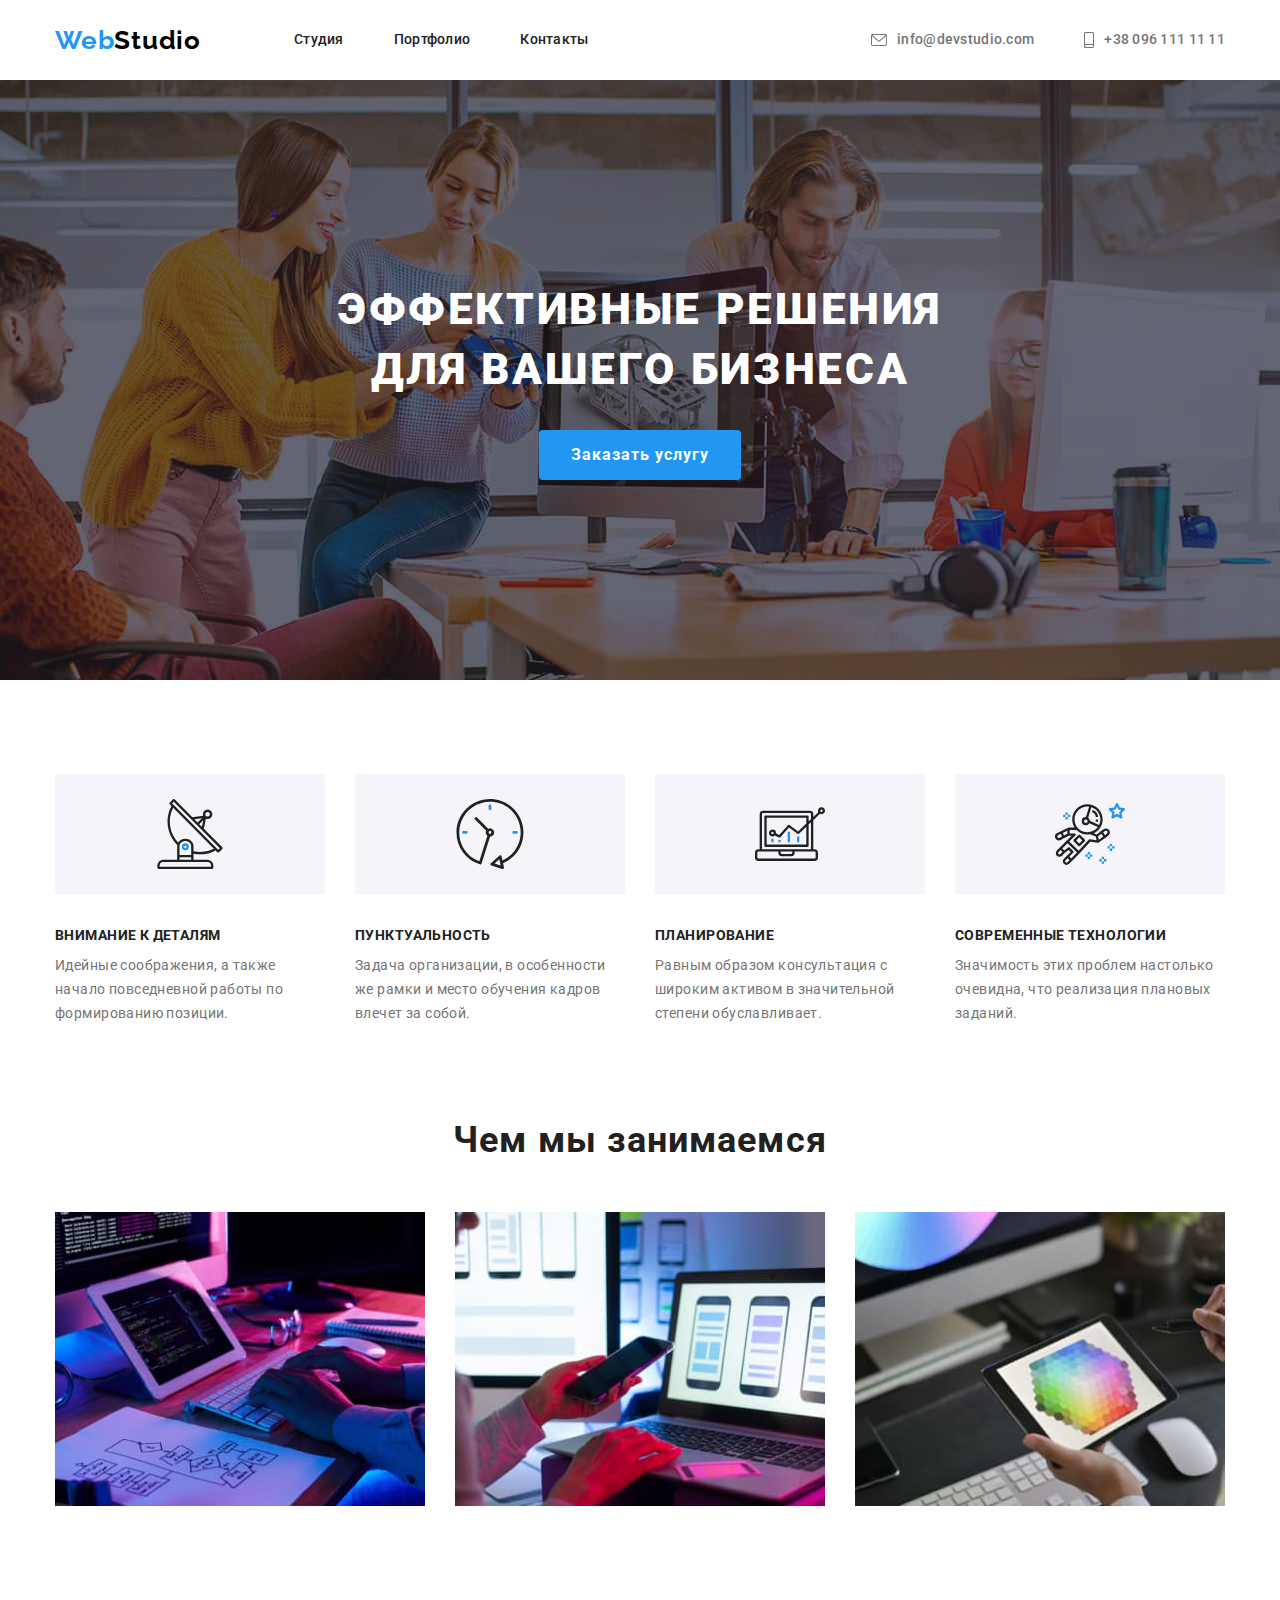
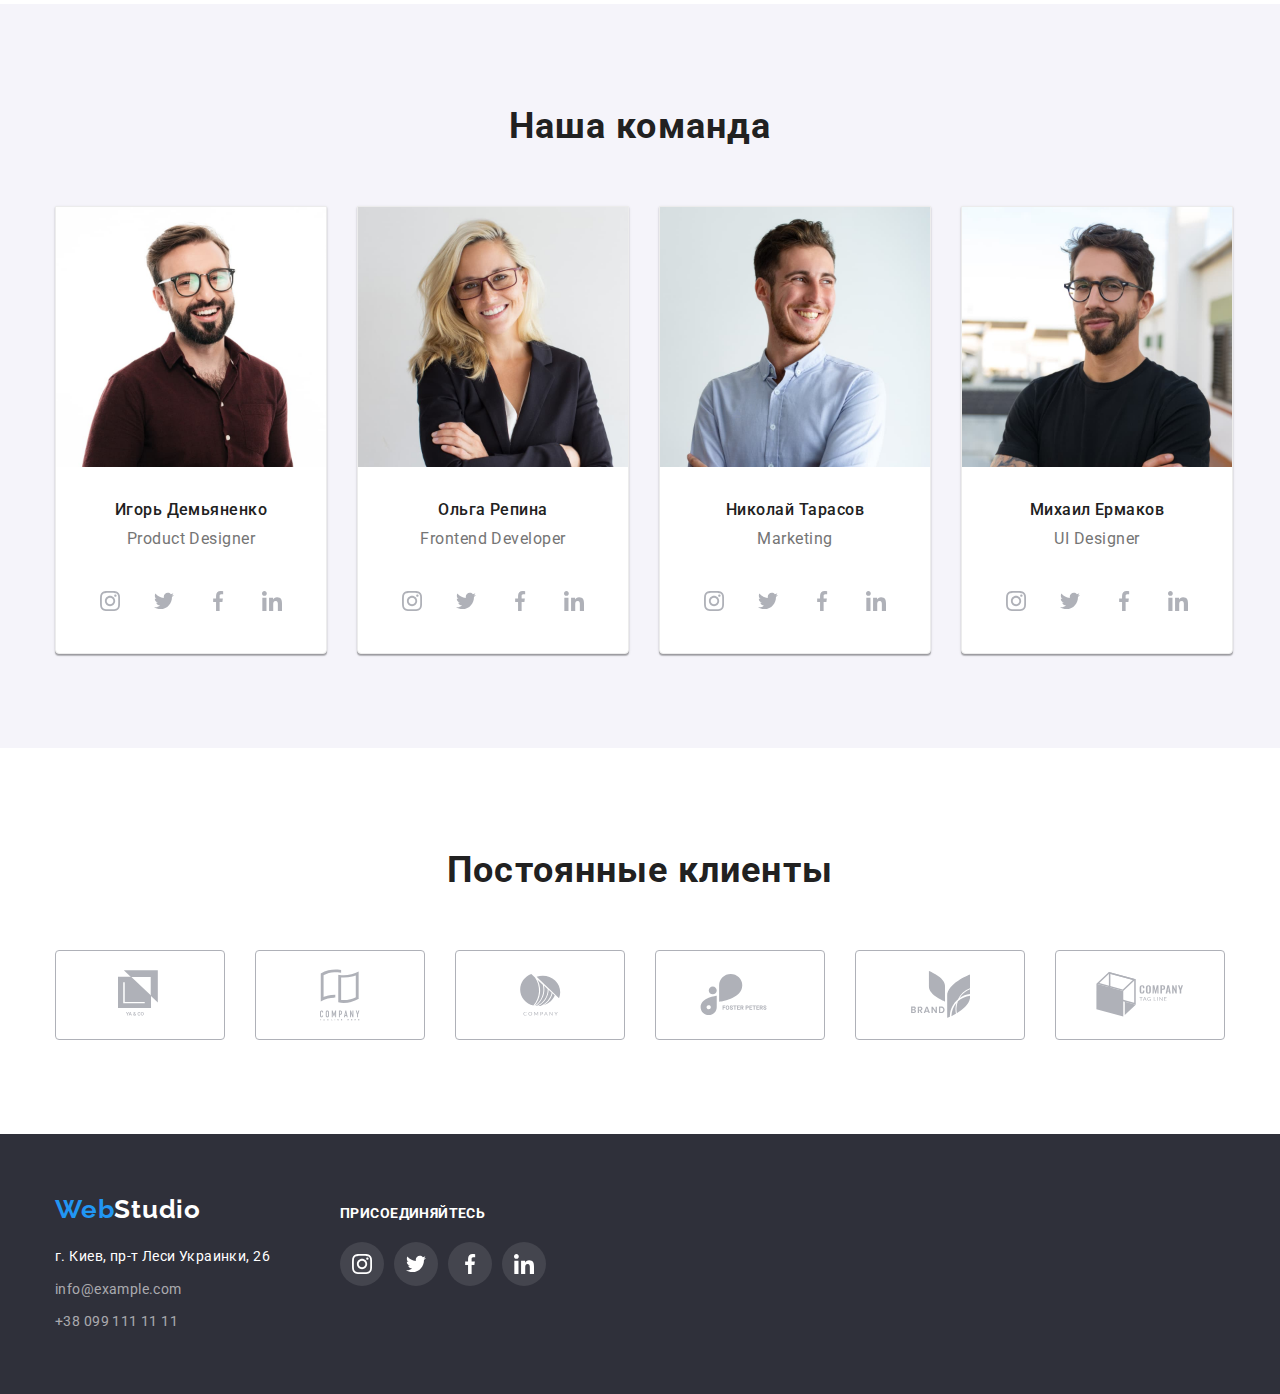
<file: index.html>
<!DOCTYPE html>
<html lang="ru">
  <head>
    <meta charset="UTF-8" />
    <meta name="viewport" content="width=device-width, initial-scale=1.0" />
    <title>Студия</title>
    <link href="https://fonts.googleapis.com/css2?family=Raleway:wght@700&display=swap" rel="stylesheet">
    <link href="https://fonts.googleapis.com/css2?family=Roboto:wght@400;500;700;900&display=swap" rel="stylesheet">
    <link rel="stylesheet" href="https://cdnjs.cloudflare.com/ajax/libs/modern-normalize/1.0.0/modern-normalize.min.css">
    <link rel="stylesheet" href="./css/styles.css">
  </head>
  <body>
    <!--Шапка сайта-->
    <header class="page-header">
      <div class="container-header">
          <nav class="site-nav">
        <a href="./index.html" lang="en" class="logo"><span class="logo-web">Web</span><span class="logo-studio">Studio</span></a>
        <ul class="navigation-button">
          <li class="item"><a class="site-nav-link" href="./index.html">Студия</a></li>
          <li class="item"><a class="site-nav-link" href="./portfolio.html">Портфолио</a></li>
          <li class="item"><a class="site-nav-link" href="./index-contacts.html">Контакты</a></li>
        </ul>
      </nav>
        <ul class="auth-nav">
        <li class="auth-nav-item">
          <a class="auth-nav-link" href="mailto:info@devstudio.com">
            <svg class="svg-mail">
              <use href="./images/sprite.svg#envelope"></use>
            </svg>
            info@devstudio.com</a></li>
        <li>
          <a class="auth-nav-link" href="tel:+380961111111">
            <svg class="svg-telephone">
              <use href="./images/sprite.svg#smartphone"></use>
            </svg>
            +38 096 111 11 11</a>
          </li>
        </ul>

      </div>
    </header>
      
    <main>
      <!--Герой-->
      <section class="hero overlay">
        <div class="container"> 
          <h1 class="hero-title">Эффективные решения для вашего бизнеса</h1>
          <button type="button" class="button">Заказать услугу</button>
        </div>    
      </section>

      <!--Особенности-->
      <section class="features">
        <div class="container">
          <h2 class="visually-hidden">Особенности</h2>
          <ul class="features-description">
              <li class="features-item antenna">
              <h3>Внимание к деталям</h3>
              <p>
                Идейные соображения, а также начало повседневной работы по
                формированию позиции.
              </p>
            </li>
            <li class="features-item clock">
              <h3>Пунктуальность</h3>
              <p>
                Задача организации, в особенности же рамки и место обучения кадров влечет за собой.
              </p>
            </li>
            <li class="features-item diagram">
              <h3>Планирование</h3>
              <p>
                Равным образом консультация с широким активом в значительной
                степени обуславливает.
              </p>
            </li>
            <li class="features-item astronaut">
              <h3>Современные технологии</h3>
              <p>
                Значимость этих проблем настолько очевидна, что реализация
                плановых заданий.
              </p>
            </li>
          </ul>
        </div>
        </section>
      <!--Деятельность-->
      <section class="work">
        <div class="container">
          <h2 class="work-title">Чем мы занимаемся</h2>
          <ul class="work-examples">
            <li class="work-item">
              <img src="./images/img1-small.jpg" alt="разработка веб-страниц" width="370" />
            </li>
            <li class="work-item">
              <img src="./images/img2-small.jpg" alt="разработка мобильных приложений" width="370" />
            </li>
            <li class="work-item">
              <img src="./images/img3-small.jpg" alt="графический дизайн" width="370" />
            </li>
          </ul>
        </div> 
      </section>
      <!--Наша команда-->
      <section class="our-team">
        <div class="container">
          <h2 class="our-team-title">Наша команда</h2>
          <ul class="team-card">
            <li class="team-item">
              <img src="./images/team1-small.jpg" alt="фото Игорь Демьяненко" width="270" />
              <h3>Игорь Демьяненко</h3>
              <span>Product Designer</span>
              <ul class="social-media-list">
                <li class="social-media-item"><a class="social-media-link" href="" target="_blank" rel="noopener noreferrer">
                  <svg class="social-media-icon">
                    <use href="./images/sprite.svg#instagram"></use>
                  </svg></a></li>
                <li class="social-media-item"><a class="social-media-link" href="" target="_blank" rel="noopener noreferrer">
                  <svg class="social-media-icon">
                    <use href="./images/sprite.svg#twitter"></use>
                  </svg> </a></li>
                <li class="social-media-item"><a class="social-media-link" href="" target="_blank" rel="noopener noreferrer">
                  <svg class="social-media-icon">
                    <use href="./images/sprite.svg#facebook"></use>
                  </svg> </a></li>
                <li class="social-media-item"><a class="social-media-link" href="" target="_blank" rel="noopener noreferrer">
                  <svg class="social-media-icon">
                    <use href="./images/sprite.svg#linkedin"></use>
                  </svg></a></li>
              </ul>
            </li>
            <li class="team-item">
              <img src="./images/team2-small.jpg" alt="фото Ольга Репина" width="270" />
              <h3>Ольга Репина</h3>
              <span>Frontend Developer</span>
              <ul class="social-media-list">
                <li class="social-media-item"><a class="social-media-link" href="" target="_blank" rel="noopener noreferrer">
                    <svg class="social-media-icon">
                      <use href="./images/sprite.svg#instagram"></use>
                    </svg></a></li>
                <li class="social-media-item"><a class="social-media-link" href="" target="_blank" rel="noopener noreferrer">
                    <svg class="social-media-icon">
                      <use href="./images/sprite.svg#twitter"></use>
                    </svg> </a></li>
                <li class="social-media-item"><a class="social-media-link" href="" target="_blank" rel="noopener noreferrer">
                    <svg class="social-media-icon">
                      <use href="./images/sprite.svg#facebook"></use>
                    </svg> </a></li>
                <li class="social-media-item"><a class="social-media-link" href="" target="_blank" rel="noopener noreferrer">
                    <svg class="social-media-icon">
                      <use href="./images/sprite.svg#linkedin"></use>
                    </svg></a></li>
              </ul>
            </li>
            <li class="team-item">
              <img src="./images/team3-small.jpg" alt="фото Николай Тарасов" width="270" />
              <h3>Николай Тарасов</h3>
              <span>Marketing</span>
              <ul class="social-media-list">
                <li class="social-media-item"><a class="social-media-link" href="" target="_blank" rel="noopener noreferrer">
                    <svg class="social-media-icon">
                      <use href="./images/sprite.svg#instagram"></use>
                    </svg></a></li>
                <li class="social-media-item"><a class="social-media-link" href="" target="_blank" rel="noopener noreferrer">
                    <svg class="social-media-icon">
                      <use href="./images/sprite.svg#twitter"></use>
                    </svg> </a></li>
                <li class="social-media-item"><a class="social-media-link" href="" target="_blank" rel="noopener noreferrer">
                    <svg class="social-media-icon">
                      <use href="./images/sprite.svg#facebook"></use>
                    </svg> </a></li>
                <li class="social-media-item"><a class="social-media-link" href="" target="_blank" rel="noopener noreferrer">
                    <svg class="social-media-icon">
                      <use href="./images/sprite.svg#linkedin"></use>
                    </svg></a></li>
              </ul>
            </li>
            <li class="team-item">
              <img src="./images/team4-small.jpg" alt="фото Михаил Ермаков" width="270" />
              <h3>Михаил Ермаков</h3>
              <span>UI Designer</span>
              <ul class="social-media-list">
                <li class="social-media-item"><a class="social-media-link" href="" target="_blank" rel="noopener noreferrer">
                    <svg class="social-media-icon">
                      <use href="./images/sprite.svg#instagram"></use>
                    </svg></a></li>
                <li class="social-media-item"><a class="social-media-link" href="" target="_blank" rel="noopener noreferrer">
                    <svg class="social-media-icon">
                      <use href="./images/sprite.svg#twitter"></use>
                    </svg> </a></li>
                <li class="social-media-item"><a class="social-media-link" href="" target="_blank" rel="noopener noreferrer">
                    <svg class="social-media-icon">
                      <use href="./images/sprite.svg#facebook"></use>
                    </svg> </a></li>
                <li class="social-media-item"><a class="social-media-link" href="" target="_blank" rel="noopener noreferrer">
                    <svg class="social-media-icon">
                      <use href="./images/sprite.svg#linkedin"></use>
                    </svg></a></li>
              </ul>
            </li>
          </ul>
        </div> 
      </section>
      <!-- Permanent clients -->
      <section class="permanent-clients">
        <div class="container">
        <h2 class="permanent-clients-title">Постоянные клиенты</h2>
        <ul class="partners">
          <li class="thumb"><a class="partners-logo-link" href="">
            <svg class="partners-logo-svg" width="44" height="49">
              <use href="./images/sprite.svg#logo1"></use></svg>
          </a></li>
          <li class="thumb"><a class="partners-logo-link" href="">
            <svg class="partners-logo-svg" width="40" height="52">
                <use href="./images/sprite.svg#logo2"></use></svg>
            </a></li>
          <li class="thumb"><a class="partners-logo-link" href="">
            <svg class="partners-logo-svg" width="41" height="42">
                <use href="./images/sprite.svg#logo3"></use></svg>
              </a></li>
          <li class="thumb"><a class="partners-logo-link" href="">
              <svg class="partners-logo-svg" width="80" height="42">
                  <use href="./images/sprite.svg#logo4"></use></svg>
                </a></li>
          <li class="thumb"><a class="partners-logo-link" href="">
              <svg class="partners-logo-svg" width="59" height="47">
                  <use href="./images/sprite.svg#logo5"></use></svg>
                  </a></li>
          <li class="thumb"><a class="partners-logo-link" href="">
              <svg class="partners-logo-svg" width="88" height="45">
                  <use href="./images/sprite.svg#logo6"></use></svg>
                    </a></li>
        </ul>
        </div>
      </section>
    </main>
    <!--подвал-->
    <footer class="footer">
      <div class="container">
        <div class="footer-container">
          <div class="contacts">
        <a href="./index.html" lang="en" class="footer-logo"><span class="logo-web">Web</span><span
            class="logo-studio">Studio</span></a>
        <address>
          <ul class="footer-list">
            <li class="footer-address">г. Киев, пр-т Леси Украинки, 26<br /></li>
            <li class="footer-item"><a href="mailto:info@example.com" class="footer-contacts">info@example.com</a><br /></li>
            <li class="footer-item"><a href="tel:+380991111111" class="footer-contacts">+38 099 111 11 11</a><br /></li>
          </ul>
        </address>
      </div>
      <div class="join-us">
        <p class="join-title">Присоединяйтесь</p>
          <ul class="social-media-list">
            <li class="social-media-item"><a class="social-media-link" href="" target="_blank" rel="noopener noreferrer">
                <svg class="social-media-icon">
                  <use href="./images/sprite.svg#instagram"></use>
                </svg></a></li>
            <li class="social-media-item"><a class="social-media-link" href="" target="_blank" rel="noopener noreferrer">
                <svg class="social-media-icon">
                  <use href="./images/sprite.svg#twitter"></use>
                </svg> </a></li>
            <li class="social-media-item"><a class="social-media-link" href="" target="_blank" rel="noopener noreferrer">
                <svg class="social-media-icon">
                  <use href="./images/sprite.svg#facebook"></use>
                </svg> </a></li>
            <li class="social-media-item"><a class="social-media-link" href="" target="_blank" rel="noopener noreferrer">
                <svg class="social-media-icon">
                  <use href="./images/sprite.svg#linkedin"></use>
                </svg></a></li>
          </ul>
      </div>
      </div>
      </div>
    </footer>
  </body>
</html>
</file>
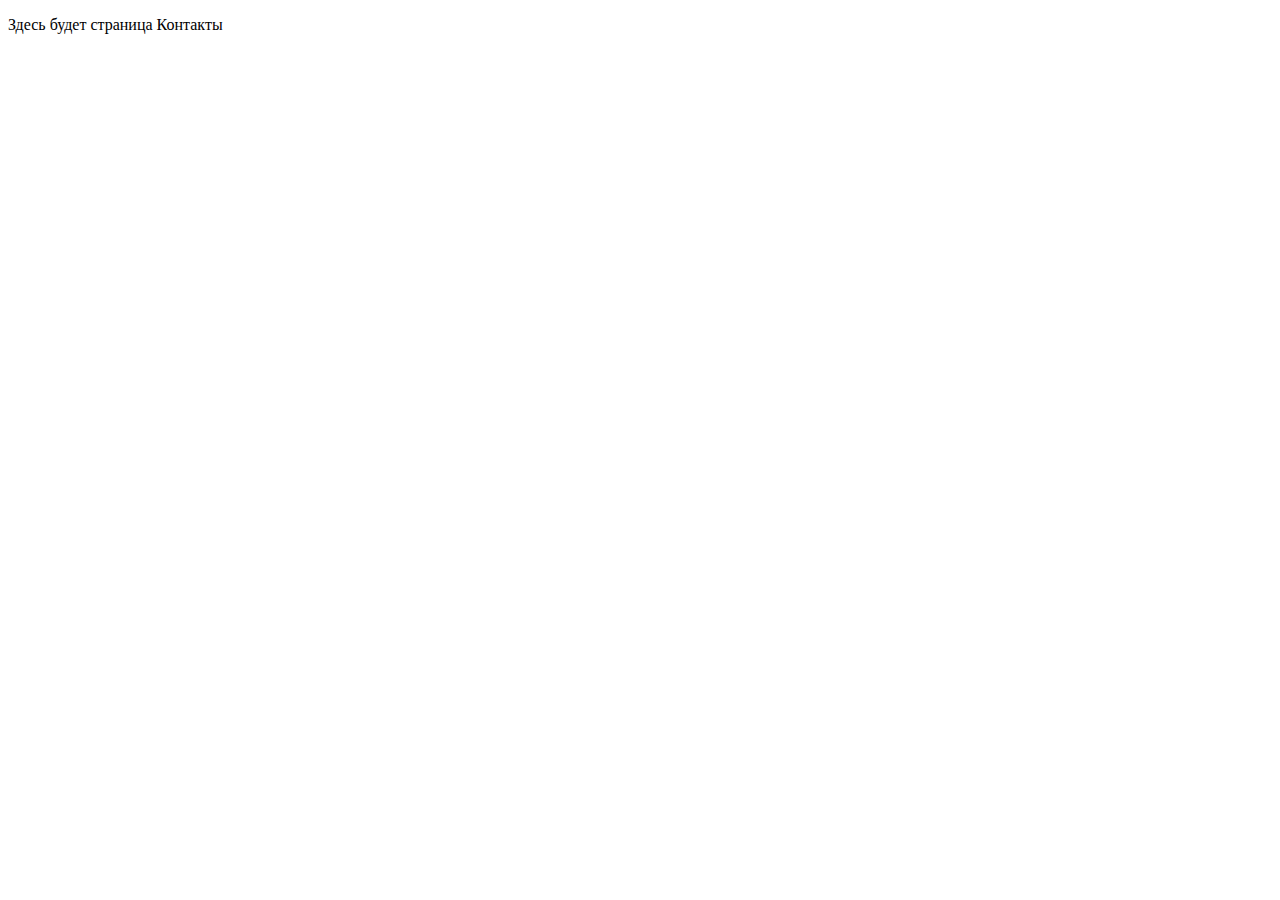
<file: index-contacts.html>
<!DOCTYPE html>
<html lang="en">
  <head>
    <meta charset="UTF-8" />
    <meta name="viewport" content="width=device-width, initial-scale=1.0" />
    <title>Контакты</title>
  </head>
  <body>
    <p>Здесь будет страница Контакты</p>
  </body>
</html>
</file>
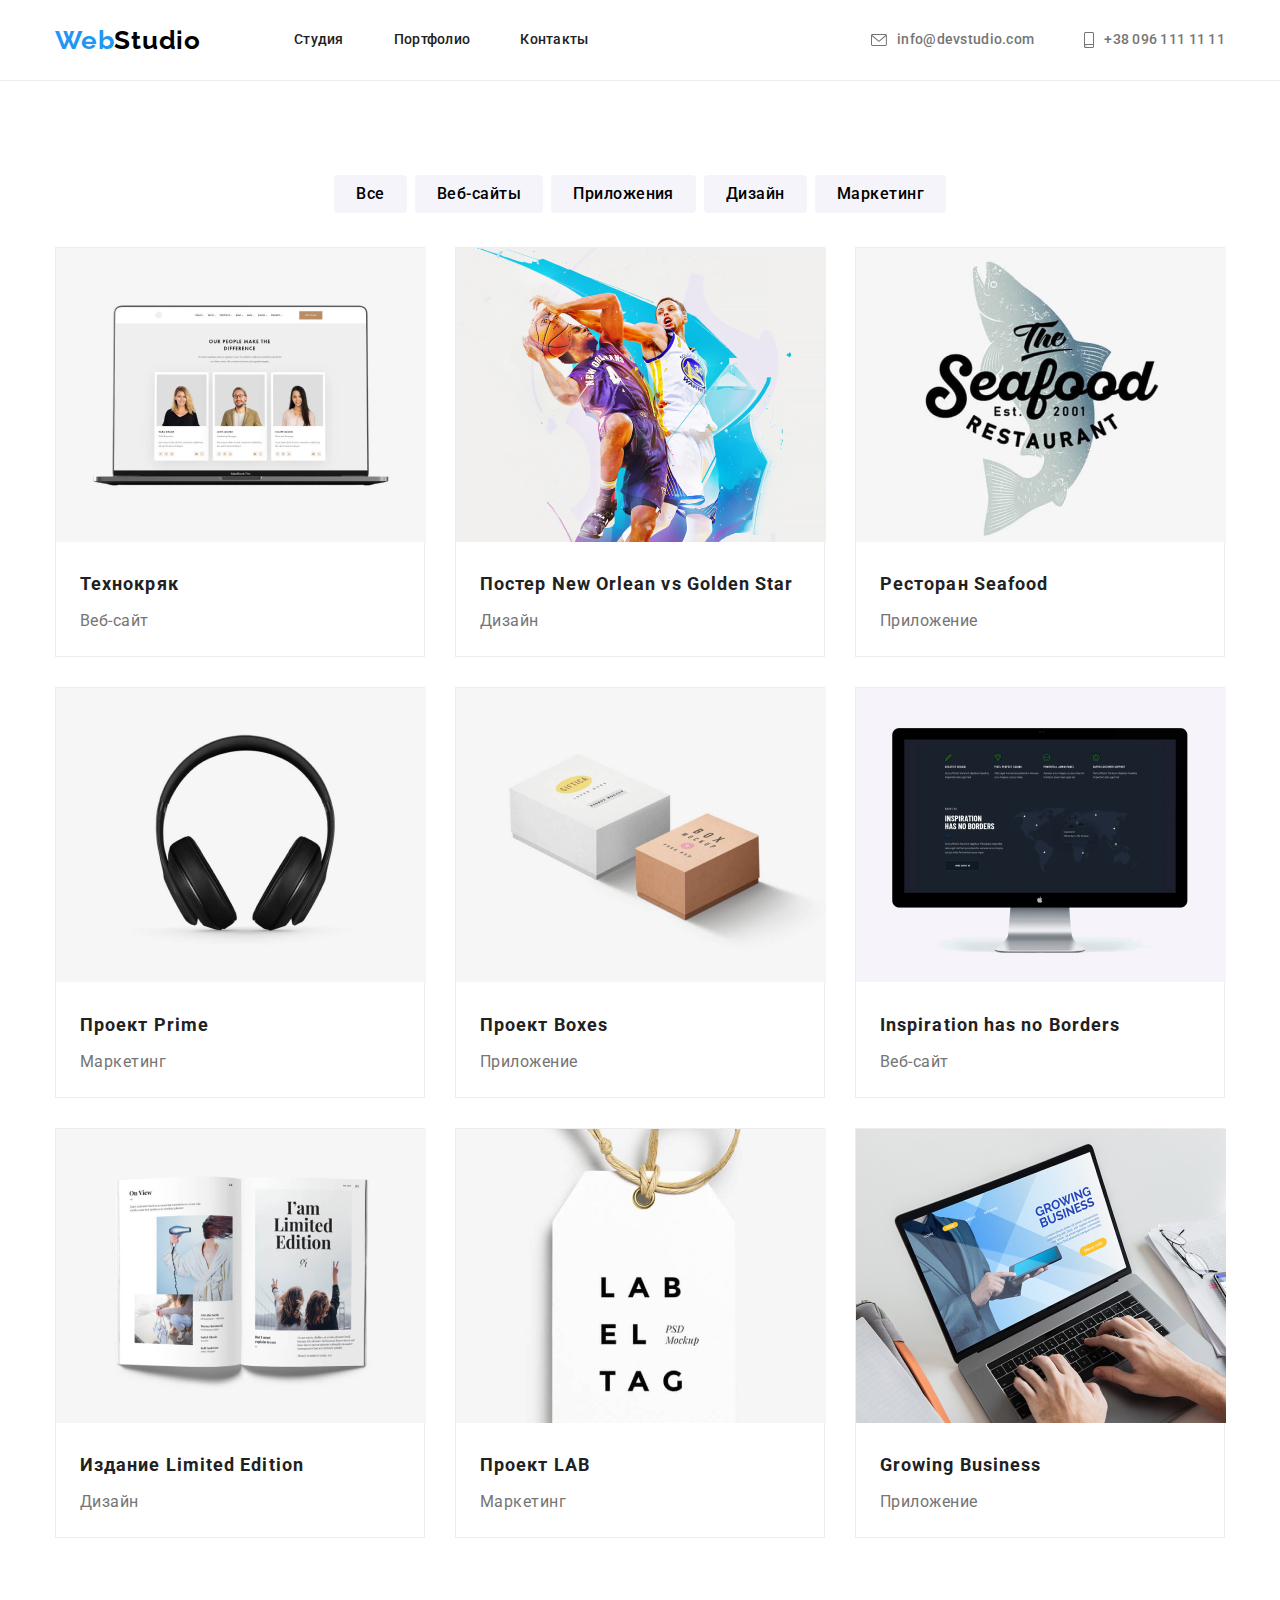
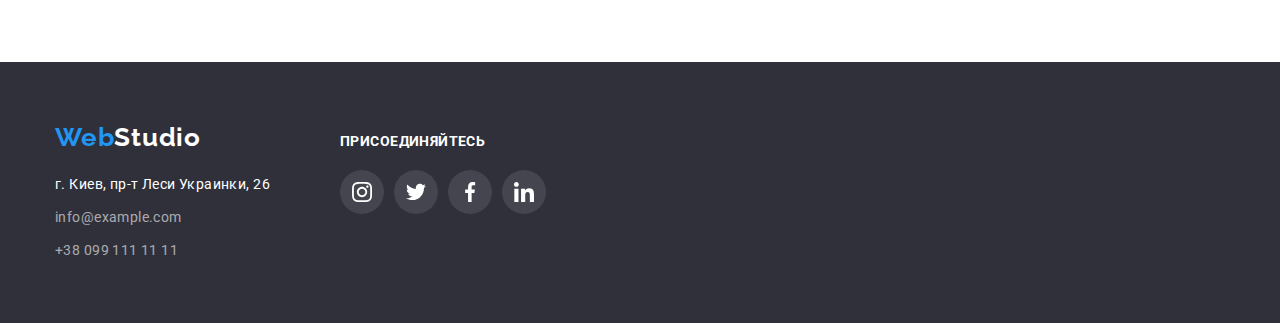
<file: portfolio.html>
<!DOCTYPE html>
<html lang="ru">
  <head>
    <meta charset="UTF-8" />
    <meta name="viewport" content="width=device-width, initial-scale=1.0" />
    <title>Портфолио</title>
    <link href="https://fonts.googleapis.com/css2?family=Raleway:wght@700&display=swap" rel="stylesheet">
    <link href="https://fonts.googleapis.com/css2?family=Roboto:wght@400;500;700;900&display=swap" rel="stylesheet">
    <link rel="stylesheet" href="https://cdnjs.cloudflare.com/ajax/libs/modern-normalize/1.0.0/modern-normalize.min.css">
    <link rel="stylesheet" href="./css/portfolio.css">
  </head>

  <body>
    <!--Шапка сайта-->
    <header class="page-header">
      <div class="container-header">
        <nav class="site-nav">
          <a href="./index.html" lang="en" class="logo"><span class="logo-web">Web</span><span
              class="logo-studio">Studio</span></a>
          <ul class="navigation-button">
            <li class="item"><a href="./index.html" class="link">Студия</a></li>
            <li class="item"><a href="./portfolio.html" class="link">Портфолио</a></li>
            <li class="item"><a href="./index-contacts.html" class="link">Контакты</a></li>
          </ul>
        </nav>
        <ul class="auth-nav">
          <li class="item"><a class="auth-nav-contact" href="mailto:info@devstudio.com">
            <svg class="svg-mail" width="16" height="12">
              <use href="./images/sprite.svg#envelope"></use></svg>
            info@devstudio.com</a></li>
          <li class="item"><a class="auth-nav-contact" href="tel:+380961111111">
            <svg class="svg-mail" width="10" height="16">
              <use href="./images/sprite.svg#smartphone"></use></svg>
            +38 096 111 11 11</a></li>
        </ul>
      </div>
    </header>
    <main>
      <section class="our-projects">
        <div class="container">
          <h1 class="visually-hidden">Наши работы</h1>
          <ul class="projects-list">
            <li class="project-item"> <button type="button" class="button">Все</button></li>
            <li class="project-item"> <button type="button" class="button">Веб-сайты</button></li>
            <li class="project-item"> <button type="button" class="button">Приложения</button></li>
            <li class="project-item"> <button type="button" class="button">Дизайн</button></li>
            <li class="project-item"> <button type="button" class="button">Маркетинг</button></li>
          </ul>
          <ul class="project-card">
            <li class="project-example"><a class="project-item" href="">
                <img src="./portfolio-examples/portfolio1.jpg" width="370" alt="ноутбук" />
                <div class="description">
                 <h2>Технокряк</h2>
                <p>Веб-сайт</p> 
                </div>
              </a>
            </li>
            <li class="project-example">
              <a href=""><img src="./portfolio-examples/portfolio2.jpg" width="370" alt="баскетболисты в игре" />
                <div class="description">
                  <h2>Постер <span lang="en">New Orlean vs Golden Star</span> </h2>
                  <p>Дизайн</p>
                </div>
              </a>
            </li>
            <li class="project-example">
              <a href=""><img src="./portfolio-examples/portfolio3.jpg" width="370" alt="логотип ресторана" />
                <div class="description"> 
                  <h2>Ресторан <span lang="en">Seafood</span></h2>
                  <p>Приложение</p>
                </div>
              </a>
            </li>
            <li class="project-example">
              <a href=""><img src="./portfolio-examples/portfolio4.jpg" width="370" alt="наушники" />
                <div class="description">
                  <h2>Проект <span lang="en">Prime</span></h2>
                  <p>Маркетинг</p>
                </div>
              </a>
            </li>
            <li class="project-example">
              <a href=""><img src="./portfolio-examples/portfolio5.jpg" width="370" alt="две коробки" />
                <div class="description">
                  <h2>Проект <span lang="en">Boxes</span></h2>
                  <p>Приложение</p>
                </div>
              </a>
            </li>
            <li class="project-example">
              <a href=""><img src="./portfolio-examples/portfolio6.jpg" width="370" alt="экран монитора" />
                <div class="description">
                  <h2 lang="en">Inspiration has no Borders</h2>
                  <p>Веб-сайт</p>
                </div>
              </a>
            </li>
            <li class="project-example">
              <a href=""><img src="./portfolio-examples/portfolio7.jpg" width="370" alt="разворот журнала" />
                <div class="description">
                  <h2>Издание <span lang="en">Limited Edition</span></h2>
                  <p>Дизайн</p>
                </div> 
              </a>
            </li>
            <li class="project-example">
              <a href=""><img src="./portfolio-examples/portfolio8.jpg" width="370" alt="этикетка" />
                <div class="description">
                  <h2>Проект <span lang="en">LAB</span></h2>
                  <p>Маркетинг</p>
                </div>
              </a>
            </li>
            <li class="project-example">
              <a href=""><img src="./portfolio-examples/portfolio9.jpg" width="370" alt="человек работает за ноутбуком" />
                <div class="description">
                  <h2 lang="en">Growing Business</h2>
                  <p>Приложение</p>
                </div>
              </a>
            </li>
          </ul>
        </div>
      </section>
    </main>
  <!--подвал-->
  <footer class="footer">
    <div class="container">
      <div class="footer-container">
        <div class="contacts">
      <a href="./index.html" lang="en" class="footer-logo"><span class="logo-web">Web</span><span
          class="logo-studio">Studio</span></a>
      <address>
        <ul class="footer-list">
          <li class="footer-address">г. Киев, пр-т Леси Украинки, 26<br /></li>
          <li class="footer-item"><a href="mailto:info@example.com" class="footer-contacts">info@example.com</a><br /></li>
          <li class="footer-item"><a href="tel:+380991111111" class="footer-contacts">+38 099 111 11 11</a><br /></li>
        </ul>
      </address>
      </div>
      <div class="join-us">
        <p class="join-title">Присоединяйтесь</p>
        <ul class="social-media-list">
          <li class="social-media-item"><a class="social-media-link" href="" target="_blank" rel="noopener noreferrer">
              <svg class="social-media-icon">
                <use href="./images/sprite.svg#instagram"></use> </svg></a></li>
          <li class="social-media-item"><a class="social-media-link" href="" target="_blank" rel="noopener noreferrer">
              <svg class="social-media-icon">
                <use href="./images/sprite.svg#twitter"></use>
              </svg> </a></li>
          <li class="social-media-item"><a class="social-media-link" href="" target="_blank" rel="noopener noreferrer">
              <svg class="social-media-icon">
                <use href="./images/sprite.svg#facebook"></use>
              </svg> </a></li>
          <li class="social-media-item"><a class="social-media-link" href="" target="_blank" rel="noopener noreferrer">
              <svg class="social-media-icon">
                <use href="./images/sprite.svg#linkedin"></use></svg></a></li> 
        </ul>
      </div>
      </div>
      </div>
  </footer>
  </body>
</html>
</file>
<file: css/styles.css>
:root {
  --primary-text-color: #757575;
  --secondary-text-color: #ffffff;
  --title-text-color: #212121;
  --accent-color: #2196f3;
  --primary-bg-color: #ffffff;
  --secondary-bg-color: #2f303a;
}

body {
  font-family: "Roboto", sans-serif;
}

a {
  text-decoration: none;
}
/* Header */
.page-header {
  background-color: var(--primary-bg-color);
}

.container {
  width: 1200px;
  padding-left: 15px;
  padding-right: 15px;
  margin-left: auto;
  margin-right: auto;
}

.container-header {
  display: flex;
  width: 1200px;
  padding-left: 15px;
  padding-right: 15px;
  margin-left: auto;
  margin-right: auto;
}

ul {
  list-style: none;
  padding: 0;
  margin: 0;
}

.site-nav {
  display: flex;
  align-items: center;
}

/* Logo */
.logo {
  font-family: Raleway, sans-serif;
  font-weight: 700;
  font-size: 26px;
  line-height: 1.19;
  letter-spacing: 0.03em;
  margin-right: 93px;
}

.logo-web {
  color: var(--accent-color);
}

.logo-studio {
  color: #000000;
}

.auth-nav-link {
  display: flex;
  padding-top: 32px;
  padding-bottom: 32px;
}

.svg-mail {
  width: 16px;
  height: 12px;
  margin-right: 10px;
  fill: var(--primary-text-color);
}

/* Site-nav */

.site-nav-link {
  color: var(--title-text-color);
}

.site-nav-link:hover {
  color: #2196f3;
}

.svg-telephone {
  width: 10px;
  height: 16px;
  margin-right: 10px;
  fill: var(--primary-text-color);
}

.navigation-button {
  display: flex;
}

.navigation-button .item:not(:last-child) {
  margin-right: 50px;
}

header li {
  display: flex;
  font-weight: 500;
  font-size: 14px;
  line-height: 1.14;
  letter-spacing: 0.02em;
}

/* Auth-nav */

.auth-nav {
  display: flex;
  margin-left: auto;
}

.auth-nav li:not(:last-child) {
  margin-right: 50px;
}

.auth-nav-link {
  display: flex;
  align-items: center;
  color: var(--primary-text-color);
}

.auth-nav-link:hover,
.auth-nav-link:focus {
  color: var(--accent-color);
}

.auth-nav-link:hover .svg-mail,
.auth-nav-link:focus .svg-mail {
  fill: var(--accent-color);
}

.auth-nav-link:hover .svg-telephone,
.auth-nav-link:focus .svg-telephone {
  fill: var(--accent-color);
}

/* Section "Hero" */

.hero {
  background-color: var(--secondary-bg-color);
  margin-top: 0px;
  padding-top: 200px;
  padding-bottom: 200px;
  text-align: center;
}

/* Overlay */

.overlay {
  max-width: 1600px;
  height: 600px;
  background-image: linear-gradient(
      to right,
      rgba(47, 48, 58, 0.4),
      rgba(47, 48, 58, 0.4)
    ),
    url(../overlay.jpg);

  background-repeat: no-repeat;
  background-position: 50% 50%;
  background-size: cover;
}

.hero-title {
  display: inline-block;
  margin-bottom: 30px;
  margin-left: auto;
  margin-right: auto;
  margin-top: 0;
  width: 696px;
  color: var(--secondary-text-color);
  text-transform: uppercase;
  font-weight: 900;
  font-size: 44px;
  line-height: 1.36;
  letter-spacing: 0.06em;
}

.button {
  display: block;
  min-width: 200px;
  border-radius: 4px;
  padding: 10px 32px;
  margin-left: auto;
  margin-right: auto;
  border: none;
  background-color: var(--accent-color);
  color: var(--secondary-text-color);
  font-family: Roboto, sans-serif;
  font-weight: 700;
  font-size: 16px;
  line-height: 1.87;
  letter-spacing: 0.06em;
}

/* Section "Features" */

.features {
  background-color: var(--primary-bg-color);
  padding-top: 94px;
  padding-bottom: 94px;
}

.visually-hidden {
  position: absolute;
  clip: rect(0 0 0 0);
  width: 1px;
  height: 1px;
  margin: -1px;
}

.features-item {
  display: block;
  width: 270px;
  margin-right: 30px;
}

.features-item::before {
  content: "";
  display: inline-block;
  background-color: #2196f3;
  width: 270px;
  height: 120px;
  background-repeat: no-repeat;
  background-color: #f5f4fa;
  background-position: center;
  border-radius: 4px;
  margin-bottom: 30px;
}

.antenna::before {
  background-image: url(../images/icons/antenna.svg);
  background-size: 70px 70px;
}

.clock::before {
  background-image: url(../images/icons/clock.svg);
  background-size: 70px 70px;
}

.diagram::before {
  background-image: url(../images/icons/diagram.svg);
  background-size: 70px 70px;
}

.astronaut::before {
  background-image: url(../images/icons/astronaut.svg);
  background-size: 70px 70px;
}

.features-item:not(:last-child) {
  margin-right: 30px;
}

.features ul {
  color: var(--primary-text-color);
  display: flex;
}

.features h3 {
  color: var(--title-text-color);
  font-weight: 700;
  font-size: 14px;
  line-height: 1.14;
  letter-spacing: 0.03em;
  text-transform: uppercase;
  margin-top: 0;
  margin-bottom: 10px;
}

.features p {
  font-weight: 400;
  font-size: 14px;
  line-height: 1.71;
  letter-spacing: 0.03em;
  margin-top: 0;
  margin-bottom: 0;
}

/* Section "Work" */

.work {
  background-color: var(--primary-bg-color);
  padding-bottom: 94px;
}

.work-title {
  color: var(--title-text-color);
  font-weight: 700;
  font-size: 36px;
  line-height: 1.16;
  text-align: center;
  letter-spacing: 0.03em;
  margin-top: 0;
  margin-bottom: 50px;
}

.work-examples {
  display: flex;
}

.work-item:not(:last-child) {
  margin-right: 30px;
}

/* Section "Our-team" */
.our-team {
  background-color: #f5f4fa;
  padding-top: 94px;
  padding-bottom: 94px;
}
.our-team-title {
  color: var(--title-text-color);
  font-weight: 700;
  font-size: 36px;
  line-height: 1.6;
  text-align: center;
  letter-spacing: 0.03em;
  margin-top: 0;
  margin-bottom: 50px;
}

.team-card {
  display: flex;
}

.team-item {
  padding-bottom: 30px;
  border: #ececec solid 1px;
  border-radius: 4px;
  background-color: #fff;
  box-shadow: 0px 1px 3px rgba(0, 0, 0, 0.12), 0px 1px 1px rgba(0, 0, 0, 0.14),
    0px 2px 1px rgba(0, 0, 0, 0.2);
  border-radius: 0px 0px 4px 4px;
}

.team-item:not(:last-child) {
  margin-right: 30px;
}

.our-team h3 {
  color: var(--title-text-color);
  font-weight: 500;
  font-size: 16px;
  line-height: 1.18;
  letter-spacing: 0.03em;
  display: block;
  margin-top: 30px;
  margin-bottom: 10px;
  text-align: center;
}

.our-team span {
  color: var(--primary-text-color);
  font-weight: 400;
  font-size: 16px;
  line-height: 1.18;
  letter-spacing: 0.03em;
  display: block;
  text-align: center;
  margin-bottom: 30px;
}

.social-media-list {
  display: flex;
  justify-content: center;
}

.social-media-item:not(:last-child) {
  margin-right: 10px;
}

.social-media-link {
  display: flex;
  justify-content: center;
  align-items: center;
  width: 44px;
  height: 44px;
  background-color: var(--primary-bg-color);
  border-radius: 50%;
}

.social-media-link:hover,
.social-media-link:focus {
  background-color: #2196f3;
}

.social-media-link:hover .social-media-icon,
.social-media-link:focus .social-media-icon {
  fill: var(--primary-bg-color);
}

.social-media-icon {
  width: 20px;
  height: 20px;
  fill: #afb1b8;
}

/* Permanent clients */

.permanent-clients {
  background-color: var(--primary-bg-color);
  padding-top: 94px;
  padding-bottom: 94px;
}

.permanent-clients-title {
  color: var(--title-text-color);
  font-weight: 700;
  font-size: 36px;
  line-height: 1.6;
  text-align: center;
  letter-spacing: 0.03em;
  margin-top: 0;
  margin-bottom: 50px;
}

.partners {
  display: flex;
}

.thumb:not(:last-child) {
  margin-right: 30px;
}

.partners-logo-link {
  display: flex;
  justify-content: center;
  align-items: center;
  width: 170px;
  height: 90px;
  background-color: var(--primary-bg-color);
  border: 1px solid #afb1b8;
  border-radius: 4px;
}

.partners-logo-link:hover {
  border: 1px solid var(--accent-color);
}

.partners-logo-link:hover .partners-logo-svg {
  fill: var(--accent-color);
}

.partners-logo-svg {
  fill: #afb1b8;
}

/* Footer */

.footer {
  background-color: var(--secondary-bg-color);
  font-weight: 400;
  font-style: normal;
  font-size: 14px;
  line-height: 1.71;
  letter-spacing: 0.03em;
  padding-top: 60px;
  padding-bottom: 60px;
}

.footer-container {
  display: flex;
}

.contacts {
  margin-right: 70px;
}

.footer-address {
  display: inline-block;
  margin-bottom: 9px;
  color: var(--secondary-text-color);
  font-style: normal;
}

.footer-contacts {
  display: inline-block;
  font-style: normal;
  color: rgba(255, 255, 255, 0.6);
}

.footer-item:not(:last-child) {
  margin-bottom: 9px;
}

.footer-contacts:hover,
.footer-contacts:focus {
  color: var(--accent-color);
}
/* Footer logo */

.footer-logo {
  display: inline-block;
  margin-bottom: 20px;
  font-family: Raleway, sans-serif;
  font-weight: 700;
  font-size: 26px;
  line-height: 1.19;
  letter-spacing: 0.03em;
}

.footer-logo > .logo-web {
  color: var(--accent-color);
}
.footer-logo > .logo-studio {
  color: #ffffff;
}

.join-us {
  padding-top: 12px;
  padding-bottom: 40px;
}

.join-title {
  margin-top: 0;
  margin-bottom: 20px;
  font-family: "Roboto", sans-serif;
  font-weight: 700;
  font-size: 14px;
  line-height: 1.14;
  letter-spacing: 0.03em;
  text-transform: uppercase;
  color: #ffffff;
}

.join-us .social-media-list {
  display: flex;
}

.social-media-link {
  display: flex;
  justify-content: center;
  align-items: center;
  width: 44px;
  height: 44px;
  background-color: rgba(255, 255, 255, 0.1);
  border-radius: 50%;
}

.footer .social-media-icon {
  width: 20px;
  height: 20px;
  fill: #ffffff;
}

.social-media-link:hover,
.social-media-link:focus {
  background-color: #2196f3;
}
</file>
<file: css/portfolio.css>
:root {
  --primary-text-color: #757575;
  --secondary-text-color: #ffffff;
  --title-text-color: #212121;
  --accent-color: #2196f3;
  --primary-bg-color: #ffffff;
  --secondary-bg-color: #2f303a;
  --button-bg-color: #f5f4fa;
}

body {
  font-family: "Roboto", sans-serif;
}

/* Header */

.page-header {
  background-color: var(--primary-bg-color);
  border-bottom: #ececec solid 1px;
}

.container {
  width: 1200px;
  padding-left: 15px;
  padding-right: 15px;
  margin-left: auto;
  margin-right: auto;
}

.container-header {
  display: flex;
  width: 1200px;
  padding-left: 15px;
  padding-right: 15px;
  margin-left: auto;
  margin-right: auto;
}

ul {
  list-style: none;
  margin: 0;
  padding: 0;
}

.link {
  display: block;
  padding-top: 32px;
  padding-bottom: 32px;
}

/* Logo */

.logo {
  font-family: Raleway, sans-serif;
  font-weight: 700;
  font-size: 26px;
  line-height: 1.19;
  letter-spacing: 0.03em;
  margin-right: 93px;
}

.logo-web {
  color: var(--accent-color);
}

.logo-studio {
  color: #000000;
}

.navigation-button {
  display: flex;
  margin-left: 0;
}

.navigation-button .item:not(:last-child) {
  margin-right: 50px;
}

.site-nav {
  display: flex;
  align-items: center;
}

/* Site-nav */

.site-nav a {
  color: var(--title-text-color);
}

header li {
  font-weight: 500;
  font-size: 14px;
  line-height: 1.14;
  letter-spacing: 0.02em;
}

.site-nav a:hover,
.site-nav a:focus {
  color: var(--accent-color);
}

/* Auth-nav */

.auth-nav {
  display: flex;
  align-items: center;
  margin-left: auto;
}

.auth-nav a {
  display: flex;
  align-items: center;
  color: var(--primary-text-color);
  padding-top: 32px;
  padding-bottom: 32px;
}

.auth-nav a:hover,
.auth-nav a:focus {
  color: var(--accent-color);
}

.auth-nav li:not(:last-child) {
  margin-right: 50px;
}

.auth-nav-contact:hover .svg-mail {
  fill: #2196f3;
}

.svg-mail {
  margin-right: 10px;
  fill: var(--primary-text-color);
}

.our-projects {
  padding-top: 94px;
  padding-bottom: 94px;
}

.projects-list {
  display: flex;
  margin-top: 0;
  margin-bottom: 34px;
  justify-content: center;
}

.project-item:not(:last-child) {
  margin-right: 8px;
}

.button {
  min-width: 73px;
  display: inline-block;
  padding: 6px 22px;
  border-radius: 4px;
  border: none;
  background-color: var(--button-bg-color);
  color: var(--titel-text-color);
  font-family: Roboto, sans-serif;
  font-weight: 500;
  font-size: 16px;
  line-height: 1.62;
  letter-spacing: 0.03em;
  cursor: pointer;
}

.visually-hidden {
  position: absolute;
  clip: rect(0 0 0 0);
  width: 1px;
  height: 1px;
  margin: -1px;
}

.button:hover,
.button:focus {
  background-color: var(--accent-color);
  color: var(--secondary-text-color);
}

.project-card {
  display: flex;
  flex-wrap: wrap;
}

.project-example:hover {
  box-shadow: 0px 1px 1px rgba(0, 0, 0, 0.12), 0px 4px 4px rgba(0, 0, 0, 0.06),
    1px 4px 6px rgba(0, 0, 0, 0.16);
}

.project-example {
  width: 370px;
  margin-right: 30px;
  margin-bottom: 30px;
  border: #ececec solid 1px;
}

.project-example:nth-child(3n) {
  margin-right: 0;
}

.projects-example:nth-last-child(-n + 3) {
  margin-bottom: 0;
}

a {
  text-decoration: none;
}

.description {
  display: block;
  padding-top: 20px;
  padding-right: 24px;
  padding-bottom: 20px;
  padding-left: 24px;
}

h2 {
  color: var(--title-text-color);
  font-weight: 700;
  font-size: 18px;
  line-height: 2;
  letter-spacing: 0.06em;
  margin-top: 0;
  margin-bottom: 4px;
}

p {
  color: var(--primary-text-color);
  font-weight: 400;
  font-size: 16;
  line-height: 1.87;
  letter-spacing: 0.03em;
  margin-top: 0;
  margin-bottom: 0;
}

/* Footer */

.footer {
  background-color: var(--secondary-bg-color);
  font-weight: 400;
  font-style: normal;
  font-size: 14px;
  line-height: 1.71;
  letter-spacing: 0.03em;
  padding-top: 60px;
  padding-bottom: 60px;
}

.footer-container {
  display: flex;
}

.footer-address {
  display: inline-block;
  margin-bottom: 9px;
  color: var(--secondary-text-color);
  font-style: normal;
}

.contacts {
  margin-right: 70px;
}

.footer-contacts {
  display: inline-block;
  font-style: normal;
  color: rgba(255, 255, 255, 0.6);
}

.footer-item:not(:last-child) {
  margin-bottom: 9px;
}

.footer-contacts:hover,
.footer-contacts:focus {
  color: var(--accent-color);
}
/* Footer logo */

.footer-logo {
  display: inline-block;
  margin-bottom: 20px;
  font-family: Raleway, sans-serif;
  font-weight: 700;
  font-size: 26px;
  line-height: 1.19;
  letter-spacing: 0.03em;
}

.footer-logo > .logo-web {
  color: var(--accent-color);
}
.footer-logo > .logo-studio {
  color: var(--secondary-text-color);
}

.join-us {
  padding-top: 12px;
  padding-bottom: 40px;
}

.join-title {
  margin-top: 0;
  margin-bottom: 20px;
  font-family: "Roboto", sans-serif;
  font-weight: 700;
  font-size: 14px;
  line-height: 1.14;
  letter-spacing: 0.03em;
  text-transform: uppercase;
  color: #ffffff;
}

.join-us .social-media-list {
  display: flex;
}

.social-media-link {
  display: flex;
  justify-content: center;
  align-items: center;
  width: 44px;
  height: 44px;
  background-color: rgba(255, 255, 255, 0.1);
  border-radius: 50%;
}

.footer .social-media-icon {
  width: 20px;
  height: 20px;
  fill: #ffffff;
}

.social-media-item:not(:last-child) {
  margin-right: 10px;
}

.social-media-link:hover,
.social-media-link:focus {
  background-color: #2196f3;
}
</file>
